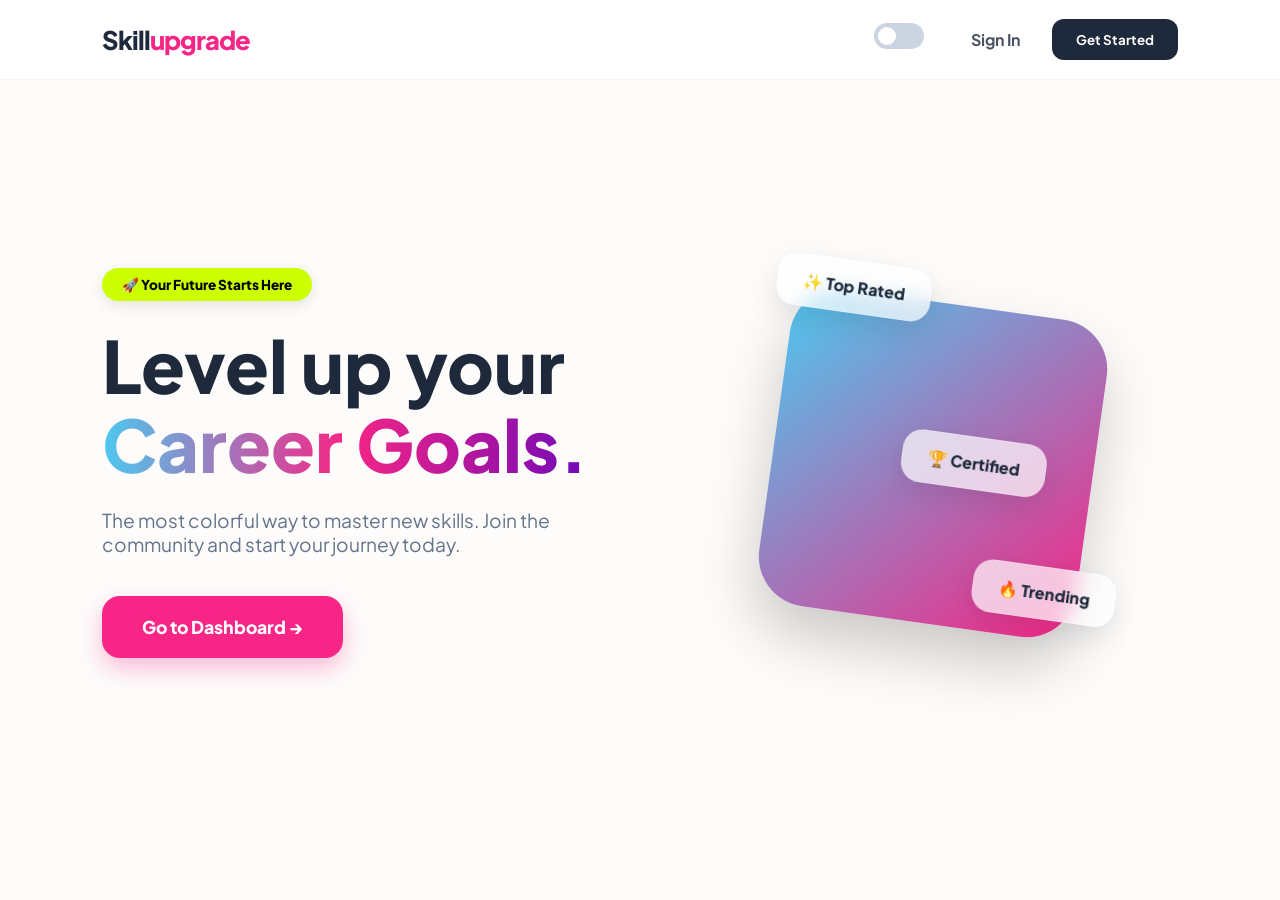
<file: frontend/index.html>
<!DOCTYPE html>
<html lang="en" data-theme="light">
<head>
    <meta charset="UTF-8">
    <meta name="viewport" content="width=device-width, initial-scale=1.0">
    <title>Skillupgrade | Level Up Now</title>
    <link rel="stylesheet" href="css/style.css">
    <link href="https://fonts.googleapis.com/css2?family=Plus+Jakarta+Sans:wght@500;700;800&display=swap" rel="stylesheet">
</head>
<body>

    <nav class="navbar">
        <div class="logo">Skill<span>upgrade</span></div>
        <div class="nav-right">
            <label class="theme-switch">
                <input type="checkbox" id="theme-toggle">
                <span class="slider"></span>
            </label>
            <a href="login.html" class="nav-link">Sign In</a>
            <button onclick="location.href='dashboard.html'" class="btn-primary">Get Started</button>
        </div>
    </nav>

    <main class="hero">
        <div class="hero-text">
            <span class="pill-note">🚀 Your Future Starts Here</span>
            <h1>Level up your <br><span class="vivid-gradient">Career Goals.</span></h1>
            <p>The most colorful way to master new skills. Join the community and start your journey today.</p>
            
            <div class="hero-btns">
                <button onclick="location.href='dashboard.html'" class="btn-large">Go to Dashboard →</button>
            </div>
        </div>

        <div class="hero-visual">
            <div class="glass-container">
                <div class="floating-item one">✨ Top Rated</div>
                <div class="floating-item two">🔥 Trending</div>
                <div class="floating-item three">🏆 Certified</div>
            </div>
        </div>
    </main>

    <script src="js/theme.js"></script>
</body>
</html>
</file>
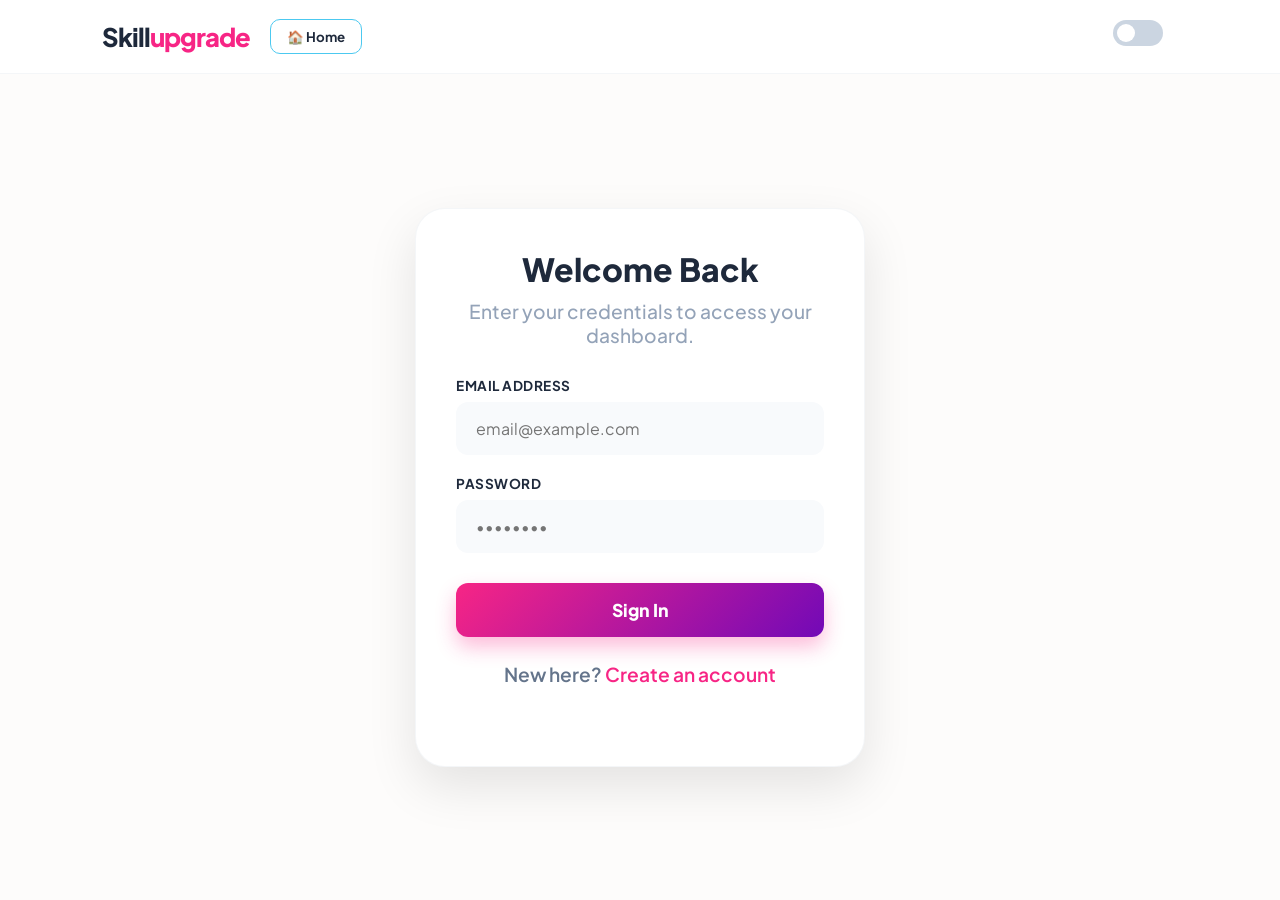
<file: frontend/login.html>
<!DOCTYPE html>
<html lang="en" data-theme="light">
<head>
    <meta charset="UTF-8">
    <meta name="viewport" content="width=device-width, initial-scale=1.0">

    <title>Login | Skillupgrade</title>

    <link rel="stylesheet" href="css/style.css">

    <link href="https://fonts.googleapis.com/css2?family=Plus+Jakarta+Sans:wght@500;700;800&display=swap"
          rel="stylesheet">
</head>

<body>


<!-- ================= NAVBAR ================= -->

<nav class="navbar">

    <div class="nav-left">
        <div class="logo">
            Skill<span>upgrade</span>
        </div>

        <button
            onclick="location.href='index.html'"
            class="btn-home">

            🏠 Home

        </button>
    </div>

    <div class="nav-right">

        <label class="theme-switch">

            <input
                type="checkbox"
                id="theme-toggle">

            <span class="slider"></span>

        </label>

    </div>

</nav>


<!-- ================= LOGIN CARD ================= -->

<div class="login-container">

    <div class="login-card">

        <div class="auth-header">

            <h2>Welcome Back</h2>

            <p>
                Enter your credentials to access your dashboard.
            </p>

        </div>


        <!-- ✅ IMPORTANT FORM -->

        <form onsubmit="login(); return false;">

            <div class="input-group">

                <label>Email Address</label>

                <input
                    id="email"
                    type="email"
                    placeholder="email@example.com"
                    required>

            </div>


            <div class="input-group">

                <label>Password</label>

                <input
                    id="password"
                    type="password"
                    placeholder="••••••••"
                    required>

            </div>


            <button
                type="submit"
                class="btn-auth">

                Sign In

            </button>

        </form>


        <div class="auth-footer">

            <p>

                New here?

                <a href="register.html">
                    Create an account
                </a>

            </p>

        </div>

    </div>

</div>


<!-- ================= SCRIPTS ================= -->

<script src="js/theme.js"></script>

<script src="js/api.js"></script>


</body>
</html>
</file>
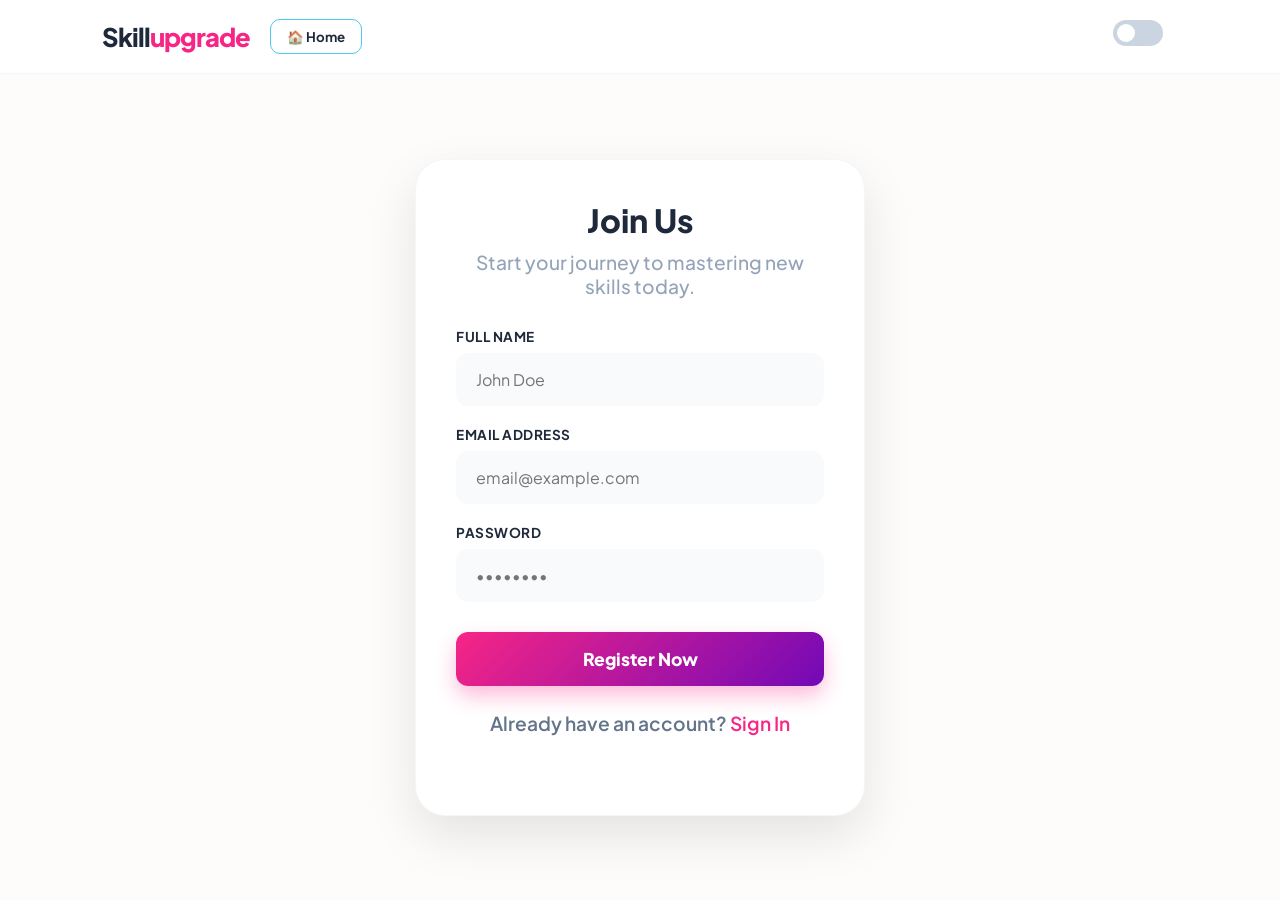
<file: frontend/register.html>
<!DOCTYPE html>
<html lang="en" data-theme="light">
<head>

    <meta charset="UTF-8">
    <meta name="viewport"
          content="width=device-width, initial-scale=1.0">

    <title>Register | Skillupgrade</title>

    <link rel="stylesheet" href="css/style.css">

    <link href="https://fonts.googleapis.com/css2?family=Plus+Jakarta+Sans:wght@500;700;800&display=swap"
          rel="stylesheet">

</head>

<body>


<!-- ================= NAVBAR ================= -->

<nav class="navbar">

    <div class="nav-left">

        <div class="logo">
            Skill<span>upgrade</span>
        </div>

        <button
            onclick="location.href='index.html'"
            class="btn-home">

            🏠 Home

        </button>

    </div>


    <div class="nav-right">

        <label class="theme-switch">

            <input
                type="checkbox"
                id="theme-toggle">

            <span class="slider"></span>

        </label>

    </div>

</nav>



<!-- ================= REGISTER CARD ================= -->

<div class="login-container">

    <div class="login-card">

        <div class="auth-header">

            <h2>Join Us</h2>

            <p>
                Start your journey to mastering new skills today.
            </p>

        </div>


        <!-- ✅ IMPORTANT FORM -->

        <form onsubmit="register(); return false;">

            <div class="input-group">

                <label>Full Name</label>

                <input
                    id="name"
                    type="text"
                    placeholder="John Doe"
                    required>

            </div>


            <div class="input-group">

                <label>Email Address</label>

                <input
                    id="email"
                    type="email"
                    placeholder="email@example.com"
                    required>

            </div>


            <div class="input-group">

                <label>Password</label>

                <input
                    id="password"
                    type="password"
                    placeholder="••••••••"
                    required>

            </div>


            <button
                type="submit"
                class="btn-auth">

                Register Now

            </button>

        </form>


        <div class="auth-footer">

            <p>

                Already have an account?

                <a href="login.html">
                    Sign In
                </a>

            </p>

        </div>

    </div>

</div>



<!-- ================= SCRIPTS ================= -->

<script src="js/theme.js"></script>

<script src="js/api.js"></script>


</body>
</html>
</file>
<file: frontend/css/style.css>
/* Vivid Color Palette & Theme Logic */
:root[data-theme="light"] {
    --bg: #ffffff;
    --nav-bg: rgba(255, 255, 255, 0.8);
    --text: #0f172a;
    --text-muted: #64748b;
    --primary: #4cc9f0;    /* Vivid Cyan */
    --secondary: #f72585;  /* Electric Pink */
    --accent: #7209b7;     /* Royal Purple */
    --card-bg: #f8fafc;
    --pill-bg: #ccff00;    /* Neon Lime */
    --glass: rgba(255, 255, 255, 0.7);
}

:root[data-theme="dark"] {
    --bg: #0f172a;         /* Midnight Onyx */
    --nav-bg: rgba(15, 23, 42, 0.9);
    --text: #f8fafc;
    --text-muted: #94a3b8;
    --primary: #4cc9f0;
    --secondary: #f72585;
    --accent: #4895ef;
    --card-bg: #1e293b;
    --pill-bg: #f72585;    /* Swaps to Pink in dark mode for contrast */
    --glass: rgba(30, 41, 59, 0.7);
}

* {
    margin: 0;
    padding: 0;
    box-sizing: border-box;
    font-family: 'Plus Jakarta Sans', sans-serif;
    /* Smooth transition for theme switching */
    transition: background-color 0.5s cubic-bezier(0.4, 0, 0.2, 1), 
                color 0.4s ease, 
                border-color 0.4s ease, 
                box-shadow 0.4s ease;
}

body {
    background-color: var(--bg);
    color: var(--text);
    overflow-x: hidden;
    min-height: 100vh;
}

/* Navbar */
.navbar {
    display: flex;
    justify-content: space-between;
    align-items: center;
    padding: 1.2rem 8%;
    position: sticky;
    top: 0;
    background: var(--nav-bg);
    backdrop-filter: blur(12px);
    z-index: 1000;
    border-bottom: 1px solid rgba(148, 163, 184, 0.1);
}

.logo { font-size: 1.8rem; font-weight: 800; letter-spacing: -1px; }
.logo span { color: var(--secondary); }

.nav-right { display: flex; align-items: center; gap: 2rem; }
.nav-link { text-decoration: none; color: var(--text); font-weight: 700; opacity: 0.8; }
.nav-link:hover { opacity: 1; color: var(--primary); }

/* Theme Toggle Switch */
.theme-switch { position: relative; width: 60px; height: 30px; }
.theme-switch input { opacity: 0; width: 0; height: 0; }
.slider {
    position: absolute; cursor: pointer; top: 0; left: 0; right: 0; bottom: 0;
    background-color: #cbd5e1; border-radius: 34px;
}
.slider:before {
    content: "☀️"; /* Sun icon for light mode */
    display: flex; align-items: center; justify-content: center; font-size: 12px;
    position: absolute; height: 22px; width: 22px;
    left: 4px; bottom: 4px; background-color: white; border-radius: 50%;
}
input:checked + .slider { background-color: var(--accent); }
input:checked + .slider:before { 
    transform: translateX(30px); 
    content: "🌙"; /* Moon icon for dark mode */
}

/* Hero Section */
.hero {
    display: flex;
    align-items: center;
    padding: 0 8%;
    min-height: 85vh;
}

.hero-text { flex: 1.2; }
.pill-note {
    background: var(--pill-bg);
    color: #000;
    padding: 8px 20px;
    border-radius: 100px;
    font-size: 0.85rem;
    font-weight: 800;
    display: inline-block;
    box-shadow: 0 4px 15px rgba(0,0,0,0.1);
}

h1 { font-size: 4.5rem; font-weight: 800; line-height: 1.1; margin: 1.5rem 0; }

.vivid-gradient {
    background: linear-gradient(to right, var(--primary), var(--secondary), var(--accent));
    -webkit-background-clip: text;
    -webkit-text-fill-color: transparent;
}

p {
    font-size: 1.2rem;
    color: var(--text-muted);
    margin-bottom: 2.5rem;
    max-width: 520px;
}

/* Buttons */
.btn-primary {
    background: var(--text);
    color: var(--bg);
    border: none;
    padding: 12px 24px;
    border-radius: 12px;
    font-weight: 700;
    cursor: pointer;
}

.btn-large {
    background: var(--secondary);
    color: white;
    border: none;
    padding: 20px 40px;
    border-radius: 18px;
    font-size: 1.1rem;
    font-weight: 800;
    cursor: pointer;
    box-shadow: 0 10px 25px rgba(247, 37, 133, 0.3);
}

.btn-large:hover {
    transform: translateY(-3px) scale(1.02);
    box-shadow: 0 15px 30px rgba(247, 37, 133, 0.5);
}

/* Floating Visuals */
.hero-visual {
    flex: 1;
    display: flex;
    justify-content: center;
}

.glass-container {
    width: 320px;
    height: 320px;
    background: linear-gradient(135deg, var(--primary), var(--secondary));
    border-radius: 50px;
    position: relative;
    transform: rotate(8deg);
    box-shadow: 0 30px 60px rgba(0,0,0,0.2);
}

.floating-item {
    position: absolute;
    background: var(--glass);
    backdrop-filter: blur(10px);
    color: var(--text);
    padding: 15px 25px;
    border-radius: 20px;
    font-weight: 800;
    border: 1px solid rgba(255,255,255,0.2);
    box-shadow: 0 10px 30px rgba(0,0,0,0.1);
    animation: float 6s ease-in-out infinite;
}

.one { top: -30px; left: -20px; }
.two { bottom: 20px; right: -40px; animation-delay: 1.5s; }
.three { top: 40%; left: 40%; animation-delay: 3s; }

@keyframes float {
    0%, 100% { transform: translateY(0); }
    50% { transform: translateY(-25px); }
}

@media (max-width: 1024px) {
    h1 { font-size: 3.5rem; }
    .hero-visual { display: none; }
}

:root[data-theme="light"] {
    --bg: #f8f9fa;
    --nav-bg: #ffffff;
    --text: #1e293b;
    --card: #ffffff;
    --primary: #4cc9f0;
    --secondary: #f72585;
    --accent: #7209b7;
}

:root[data-theme="dark"] {
    --bg: #0f172a;
    --nav-bg: #1e293b;
    --text: #f8fafc;
    --card: #1e293b;
    --primary: #4cc9f0;
    --secondary: #f72585;
    --accent: #4895ef;
}

* { margin: 0; padding: 0; box-sizing: border-box; font-family: 'Plus Jakarta Sans', sans-serif; transition: 0.3s; }

body { background: var(--bg); color: var(--text); }

/* Nav Styles */
.navbar {
    display: flex; justify-content: space-between; padding: 1rem 5%;
    background: var(--nav-bg); border-bottom: 1px solid rgba(0,0,0,0.1); align-items: center;
}
.nav-left { display: flex; align-items: center; gap: 20px; }
.logo { font-weight: 800; font-size: 1.5rem; }
.logo span { color: var(--secondary); }

.btn-home {
    background: transparent; border: 1px solid var(--primary); color: var(--text);
    padding: 8px 15px; border-radius: 8px; cursor: pointer; font-weight: 600;
}

/* Theme Toggle Slider */
.theme-switch { position: relative; width: 50px; height: 25px; margin-right: 15px; }
.theme-switch input { opacity: 0; width: 0; height: 0; }
.slider {
    position: absolute; cursor: pointer; top: 0; left: 0; right: 0; bottom: 0;
    background-color: #cbd5e1; border-radius: 34px;
}
.slider:before {
    content: ""; position: absolute; height: 18px; width: 18px;
    left: 4px; bottom: 3.5px; background-color: white; border-radius: 50%;
}
input:checked + .slider { background-color: var(--secondary); }
input:checked + .slider:before { transform: translateX(24px); }

.nav-right { display: flex; align-items: center; }
.user-profile { display: flex; align-items: center; gap: 10px; font-weight: 700; }
.avatar { width: 35px; height: 35px; background: var(--primary); border-radius: 50%; }

/* Layout */
.container { display: grid; grid-template-columns: 320px 1fr; gap: 25px; padding: 25px; height: calc(100vh - 80px); }

.input-panel {
    background: var(--card); padding: 30px; border-radius: 24px;
    box-shadow: 0 10px 30px rgba(0,0,0,0.05);
}

.input-group { margin-bottom: 20px; }
label { display: block; font-size: 0.8rem; font-weight: 800; margin-bottom: 8px; text-transform: uppercase; }
input, textarea {
    width: 100%; padding: 12px; border: 2px solid #e2e8f0; border-radius: 12px;
    background: var(--bg); color: var(--text); outline: none;
}
input:focus { border-color: var(--primary); }

.btn-analyze {
    width: 100%; padding: 15px; border: none; background: var(--secondary);
    color: white; font-weight: 800; border-radius: 12px; cursor: pointer;
}

/* Dashboard Content */
.dashboard-content { display: grid; grid-template-rows: auto 1fr; gap: 20px; }
.top-row { display: grid; grid-template-columns: 1fr 1.5fr; gap: 20px; }
.card { background: var(--card); padding: 25px; border-radius: 24px; box-shadow: 0 4px 20px rgba(0,0,0,0.02); }

.chart-container { position: relative; width: 180px; margin: 0 auto; }
#chart-label {
    position: absolute; top: 50%; left: 50%; transform: translate(-50%, -50%);
    font-size: 1.5rem; font-weight: 800; color: var(--secondary);
}

.skill-tag {
    display: inline-block; background: var(--primary); color: white;
    padding: 10px 18px; border-radius: 12px; margin: 5px; font-weight: 700;
}

.course-list li {
    background: var(--bg); margin: 10px 0; padding: 15px; border-radius: 12px; list-style: none;
    border-left: 5px solid var(--secondary);
}

:root[data-theme="light"] {
    --bg: #fdfcfb;
    --nav-bg: #ffffff;
    --text: #1e293b;
    --card: #ffffff;
    --primary: #4cc9f0;
    --secondary: #f72585;
    --accent: #7209b7;
    --input-bg: #f8fafc;
}

:root[data-theme="dark"] {
    --bg: #0b090a;
    --nav-bg: #161a1d;
    --text: #ffffff;
    --card: #161a1d;
    --primary: #4cc9f0;
    --secondary: #f72585;
    --accent: #4895ef;
    --input-bg: #22223b;
}

* { margin: 0; padding: 0; box-sizing: border-box; font-family: 'Plus Jakarta Sans', sans-serif; transition: 0.3s ease; }

body { 
    background-color: var(--bg); 
    color: var(--text);
    min-height: 100vh;
    display: flex;
    flex-direction: column;
}

/* Navbar */
.navbar {
    display: flex; justify-content: space-between; padding: 1.2rem 8%;
    background: var(--nav-bg); border-bottom: 1px solid rgba(148, 163, 184, 0.1);
    align-items: center;
}
.nav-left { display: flex; align-items: center; gap: 20px; }
.logo { font-weight: 800; font-size: 1.6rem; }
.logo span { color: var(--secondary); }

.btn-home {
    background: transparent; border: 1px solid var(--primary); color: var(--text);
    padding: 8px 16px; border-radius: 10px; cursor: pointer; font-weight: 700;
}
.btn-home:hover { background: var(--primary); color: white; }

/* Theme Toggle */
.theme-switch { position: relative; width: 50px; height: 26px; }
.theme-switch input { opacity: 0; width: 0; height: 0; }
.slider {
    position: absolute; cursor: pointer; top: 0; left: 0; right: 0; bottom: 0;
    background-color: #cbd5e1; border-radius: 34px;
}
.slider:before {
    content: ""; position: absolute; height: 18px; width: 18px;
    left: 4px; bottom: 4px; background-color: white; border-radius: 50%;
}
input:checked + .slider { background-color: var(--secondary); }
input:checked + .slider:before { transform: translateX(24px); }

/* Login Card Section */
.login-container {
    flex: 1;
    display: flex;
    align-items: center;
    justify-content: center;
    padding: 20px;
}

.login-card {
    background: var(--card);
    width: 100%;
    max-width: 450px;
    padding: 40px;
    border-radius: 30px;
    box-shadow: 0 20px 50px rgba(0,0,0,0.1);
    border: 1px solid rgba(148, 163, 184, 0.1);
    text-align: center;
}

.auth-header h2 { font-size: 2rem; font-weight: 800; margin-bottom: 10px; }
.auth-header p { color: #94a3b8; margin-bottom: 30px; font-weight: 500; }

.input-group { text-align: left; margin-bottom: 20px; }
label { display: block; font-size: 0.85rem; font-weight: 700; margin-bottom: 8px; text-transform: uppercase; letter-spacing: 0.5px; }

input {
    width: 100%;
    padding: 14px 18px;
    border-radius: 12px;
    border: 2px solid transparent;
    background: var(--input-bg);
    color: var(--text);
    font-size: 1rem;
    outline: none;
}
input:focus { border-color: var(--primary); }

.btn-auth {
    width: 100%;
    padding: 16px;
    background: linear-gradient(135deg, var(--secondary), var(--accent));
    color: white;
    border: none;
    border-radius: 12px;
    font-size: 1.1rem;
    font-weight: 800;
    cursor: pointer;
    margin-top: 10px;
    box-shadow: 0 10px 20px rgba(247, 37, 133, 0.3);
}

.btn-auth:hover { transform: translateY(-2px); filter: brightness(1.1); }

.auth-footer { margin-top: 25px; font-weight: 600; }
.auth-footer a { color: var(--secondary); text-decoration: none; border-bottom: 2px solid transparent; }
.auth-footer a:hover { border-bottom: 2px solid var(--secondary); }

/* Animation */
#auth-card { animation: fadeIn 0.5s ease-out; }
@keyframes fadeIn {
    from { opacity: 0; transform: translateY(20px); }
    to { opacity: 1; transform: translateY(0); }
}

.btn-logout {
    margin-left: 15px;
    background: #f72585;
    color: white;
    border: none;
    padding: 8px 14px;
    border-radius: 8px;
    font-weight: 700;
    cursor: pointer;
}

.btn-logout:hover {
    background: #c1125b;
}

/* Container */
.upgrade-skills-container {
    margin-top: 30px;
    padding: 20px;
}

/* Grid Layout */
.cards-grid {
    display: grid;
    grid-template-columns: repeat(auto-fit, minmax(250px, 1fr));
    gap: 20px;
}

/* Card Style */
.course-card {
    background: var(--card-bg);
    border-radius: 12px;
    padding: 20px;
    transition: 0.3s ease;
    cursor: pointer;
}

/* Hover Effect */
.course-card:hover {
    transform: translateY(-5px);
}

/* Text */
.course-card h3 {
    margin-bottom: 10px;
    color: var(--text-main);
}

.course-card p {
    color: var(--text-dim);
    font-size: 14px;
}

/* Button */
.course-card button {
    margin-top: 15px;
    padding: 8px 12px;
    border: none;
    border-radius: 6px;
    background: #3b82f6;
    color: white;
    cursor: pointer;
}

.course-card button:hover {
    background: #2563eb;
}

.skill-section {
    margin-bottom: 25px;
}

.skill-title {
    margin-bottom: 10px;
    color: var(--text-main);
}

/* GRID */
.cards-grid {
    display: grid;
    grid-template-columns: repeat(auto-fit, minmax(220px, 1fr));
    gap: 15px;
}

/* CARD */
.course-card {
    background: var(--card-bg);
    border-radius: 12px;
    padding: 15px;
    transition: 0.3s;
    cursor: pointer;
}

.course-card:hover {
    transform: translateY(-5px);
}

/* TEXT */
.course-card h4 {
    color: var(--text-main);
    margin-bottom: 8px;
}

.course-card p {
    color: var(--text-dim);
    font-size: 13px;
}

/* BUTTON */
.course-card button {
    margin-top: 10px;
    padding: 6px 10px;
    border: none;
    border-radius: 6px;
    background: #f72585;
    color: white;
    cursor: pointer;
}
.cards-grid {
    display: grid;
    grid-template-columns: repeat(auto-fit, minmax(220px, 1fr));
    gap: 15px;
}

.course-card {
    background: var(--card-bg);
    border-radius: 10px;
    padding: 15px;
    cursor: pointer;
    transition: 0.3s;
}

.course-card:hover {
    transform: translateY(-5px);
}

.course-card h4 {
    color: var(--text-main);
    margin-bottom: 5px;
}

.course-card p {
    color: var(--text-dim);
    font-size: 12px;
}
</file>
